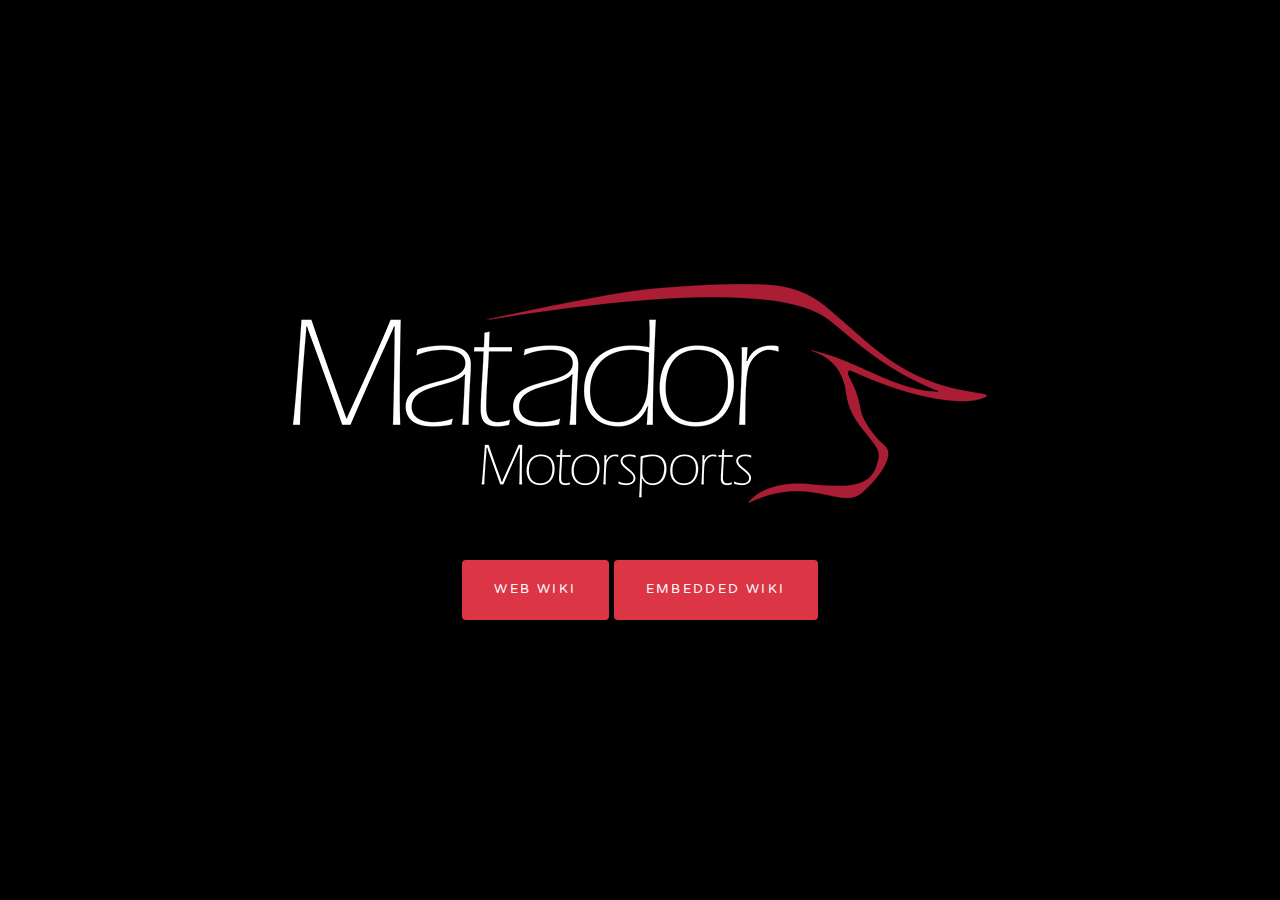
<file: index.html>
<!DOCTYPE html>
<html lang="en">
  <head>
    <meta charset="utf-8">
    <meta name="viewport" content="width=device-width, initial-scale=1, shrink-to-fit=no">
    <meta name="CSUN FSAE" content="">
    <title>CSUN FSAE WIKI</title>
    <link rel="stylesheet" href="https://maxcdn.bootstrapcdn.com/bootstrap/4.0.0/css/bootstrap.min.css" integrity="sha384-Gn5384xqQ1aoWXA+058RXPxPg6fy4IWvTNh0E263XmFcJlSAwiGgFAW/dAiS6JXm" crossorigin="anonymous">
    <link href="https://stackpath.bootstrapcdn.com/font-awesome/4.7.0/css/font-awesome.min.css" rel="stylesheet" integrity="sha384-wvfXpqpZZVQGK6TAh5PVlGOfQNHSoD2xbE+QkPxCAFlNEevoEH3Sl0sibVcOQVnN" crossorigin="anonymous">
    <link href="https://fonts.googleapis.com/css?family=Varela+Round" rel="stylesheet">
    <link href="https://fonts.googleapis.com/css?family=Nunito:200,200i,300,300i,400,400i,600,600i,700,700i,800,800i,900,900i" rel="stylesheet">
    <link href="css/grayscale.css" rel="stylesheet">
  </head>
  <body id="page-top">
    <header class="masthead">
      <div class="container d-flex h-100 align-items-center">
        <div class="mx-auto text-center">
          <img src="img/logo.png"/>
          <h2 class="text-white-50 mx-auto mt-2 mb-5"></h2>
          <a href="https://github.com/csunfsae/formulaIO/wiki" class="btn btn-danger js-scroll-trigger">Web Wiki</a>
          <a href="./embedded.html" class="btn btn-danger js-scroll-trigger">Embedded Wiki</a>
        </div>
      </div>
    </header>
  </body>
</html>
</file>
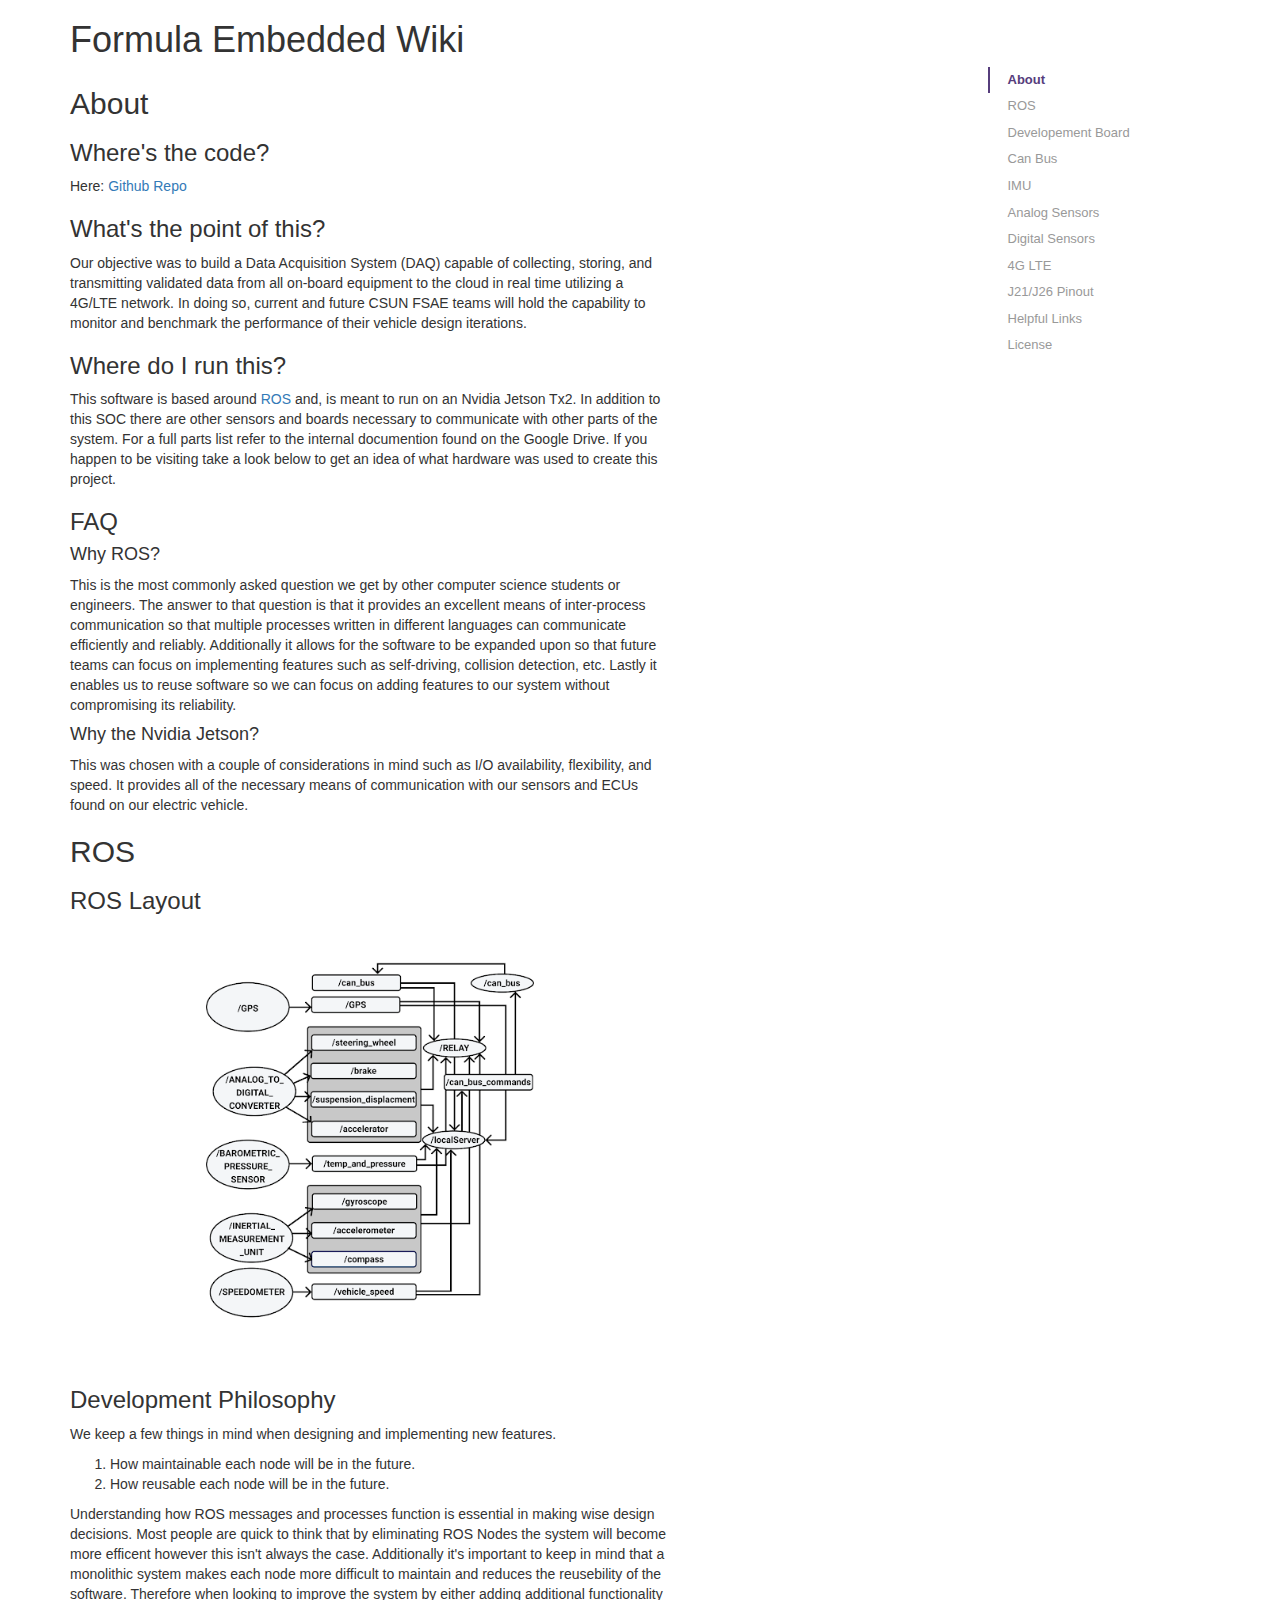
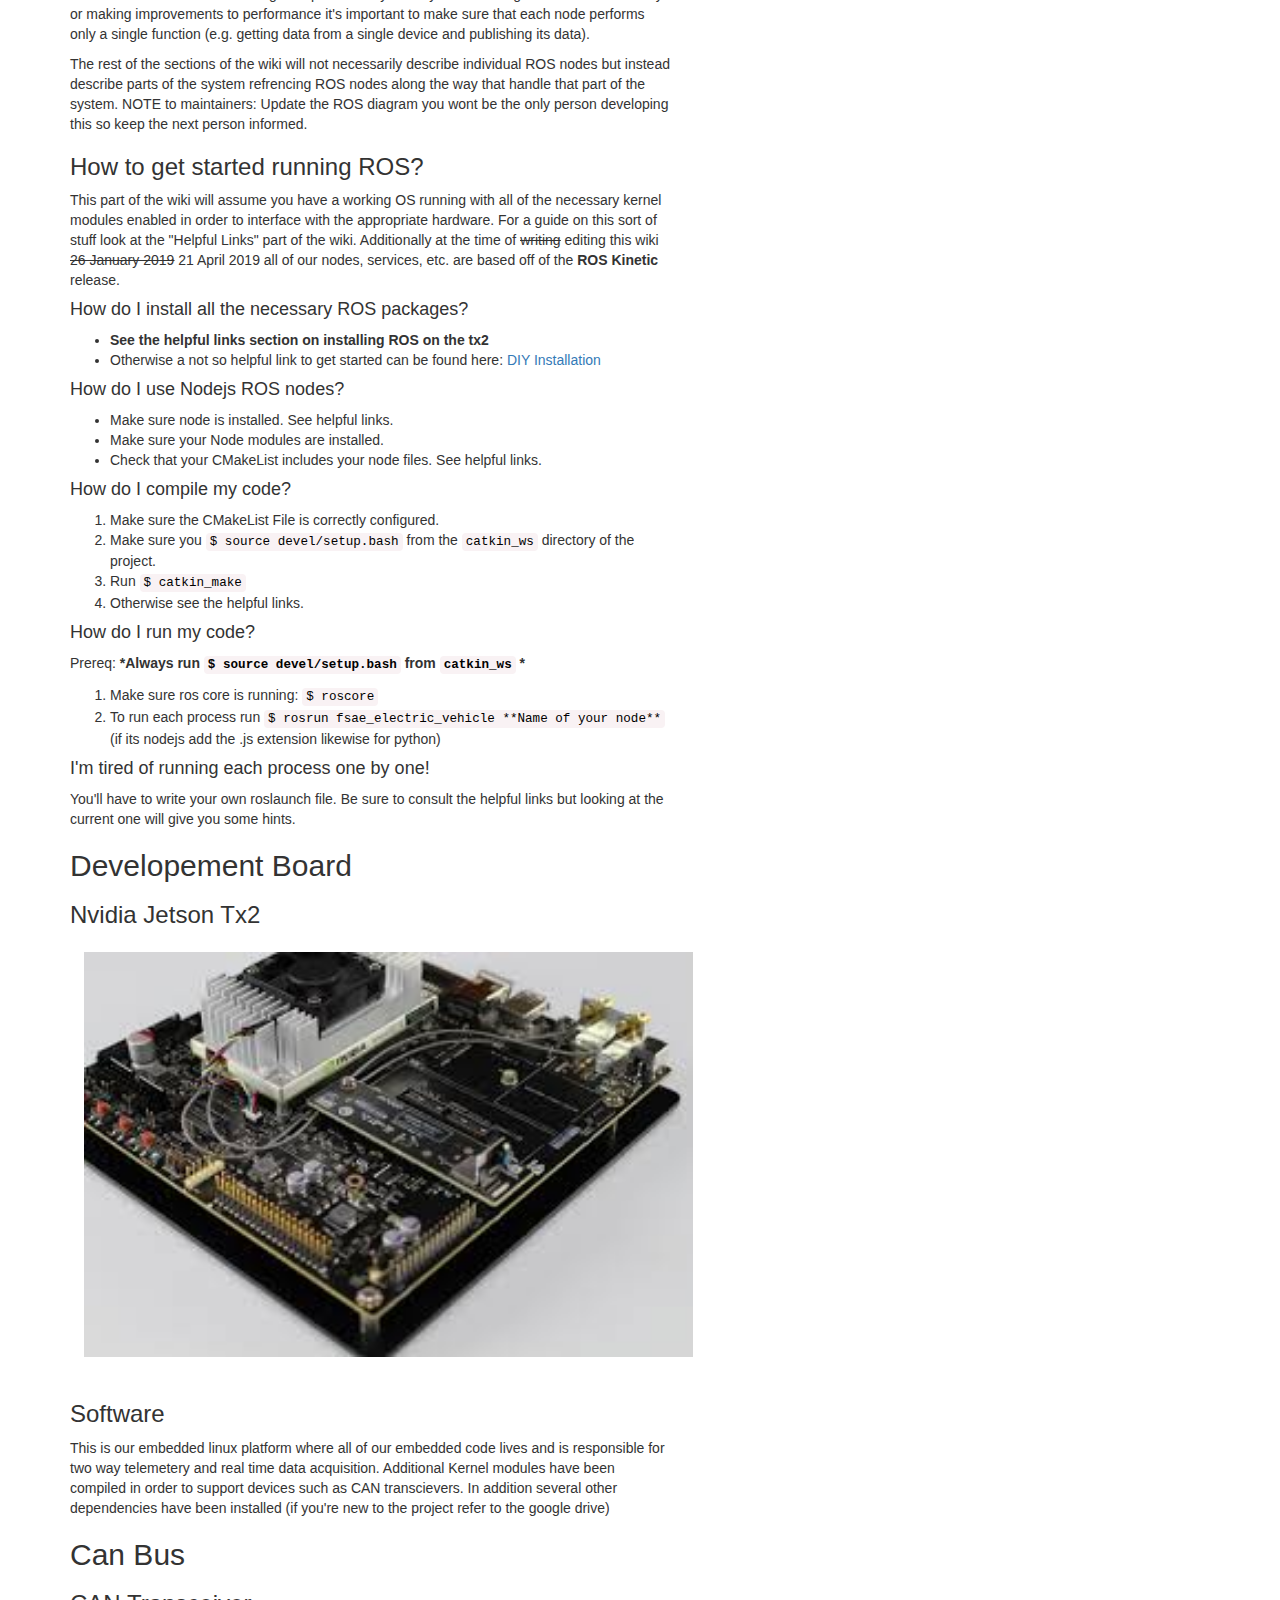
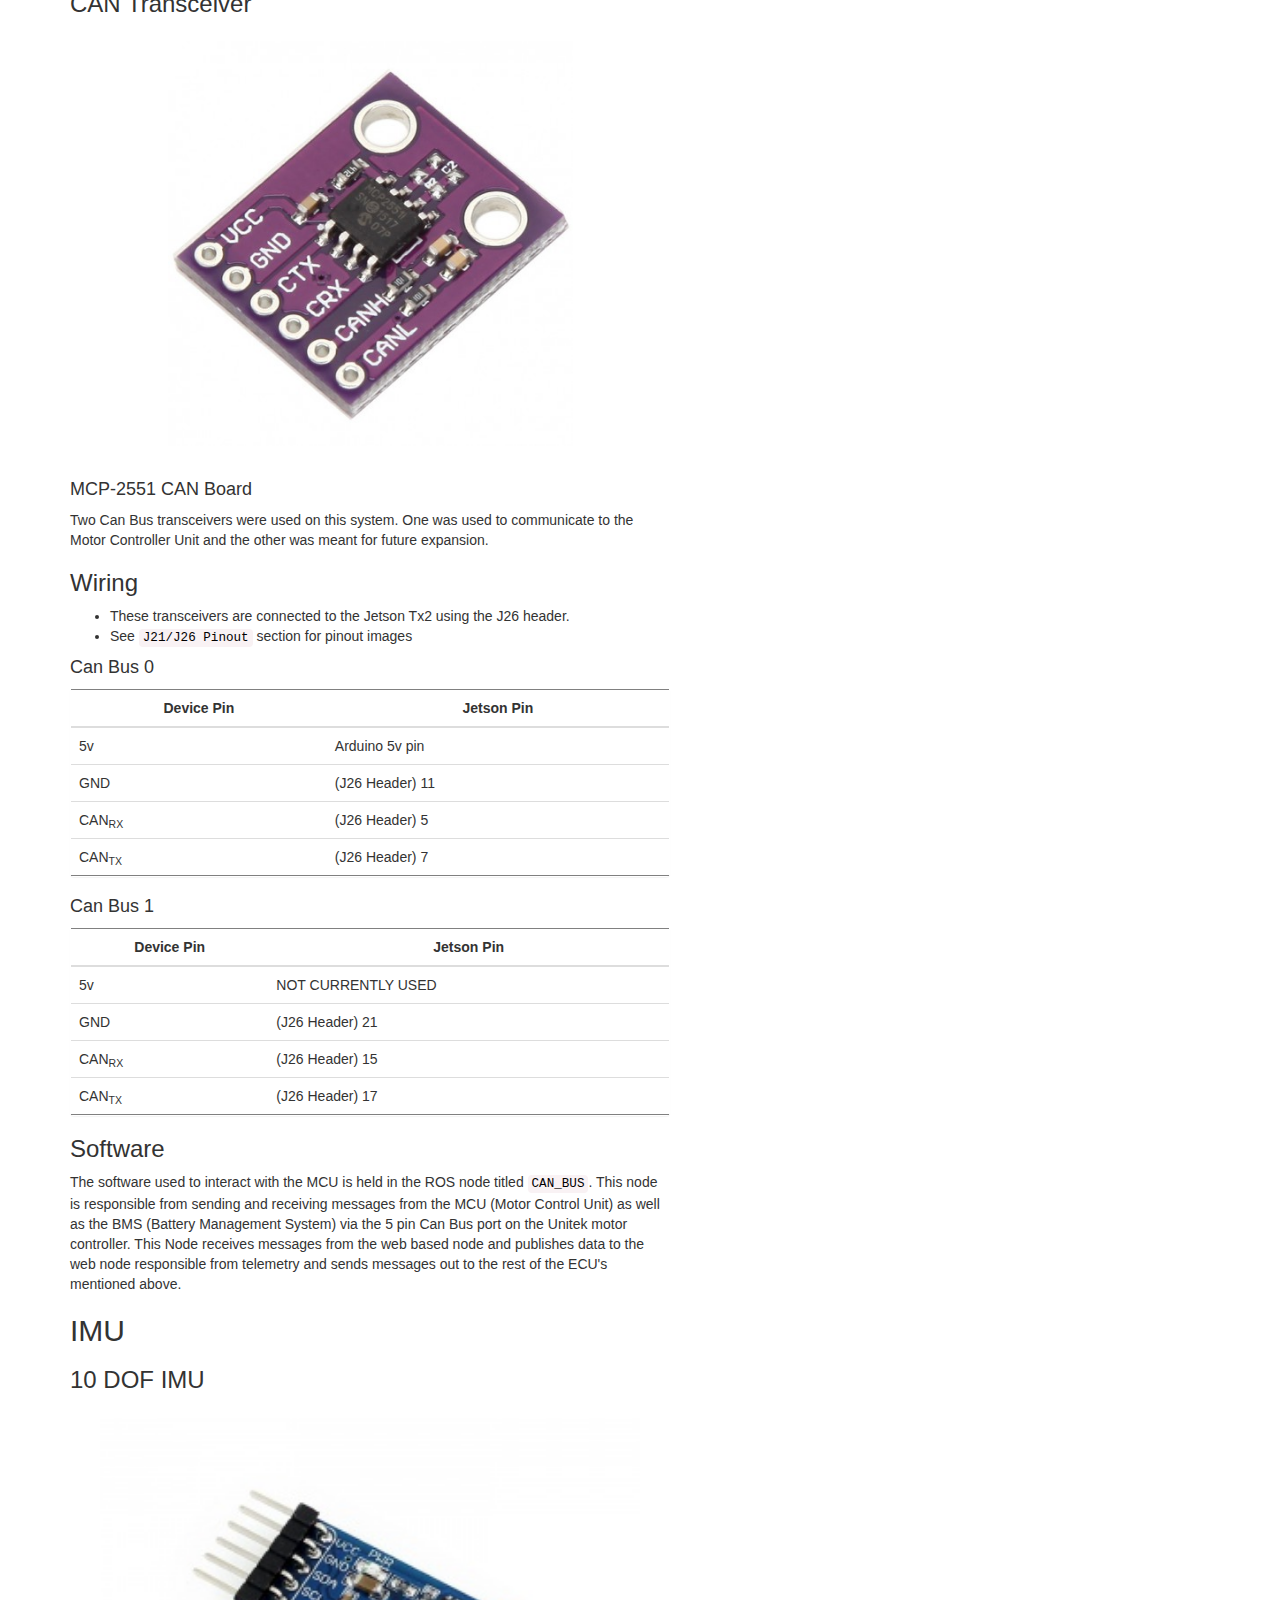
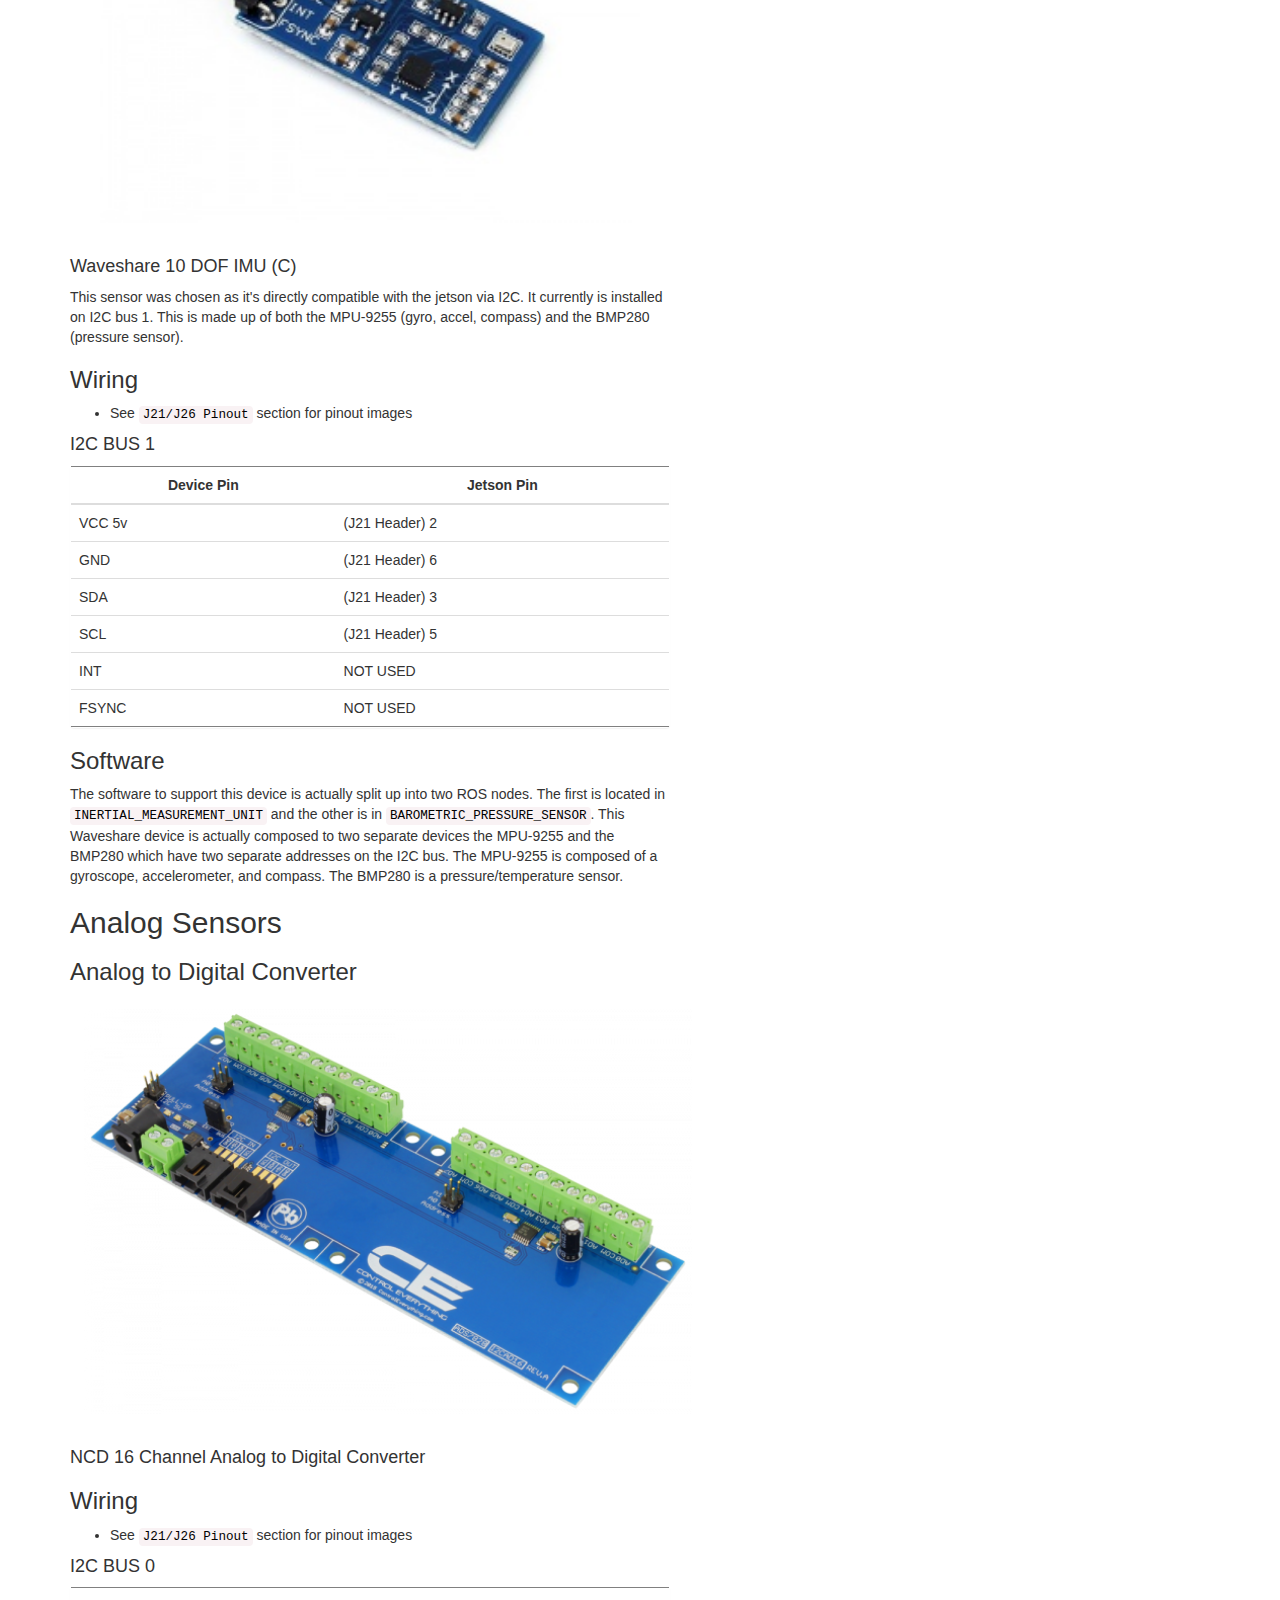
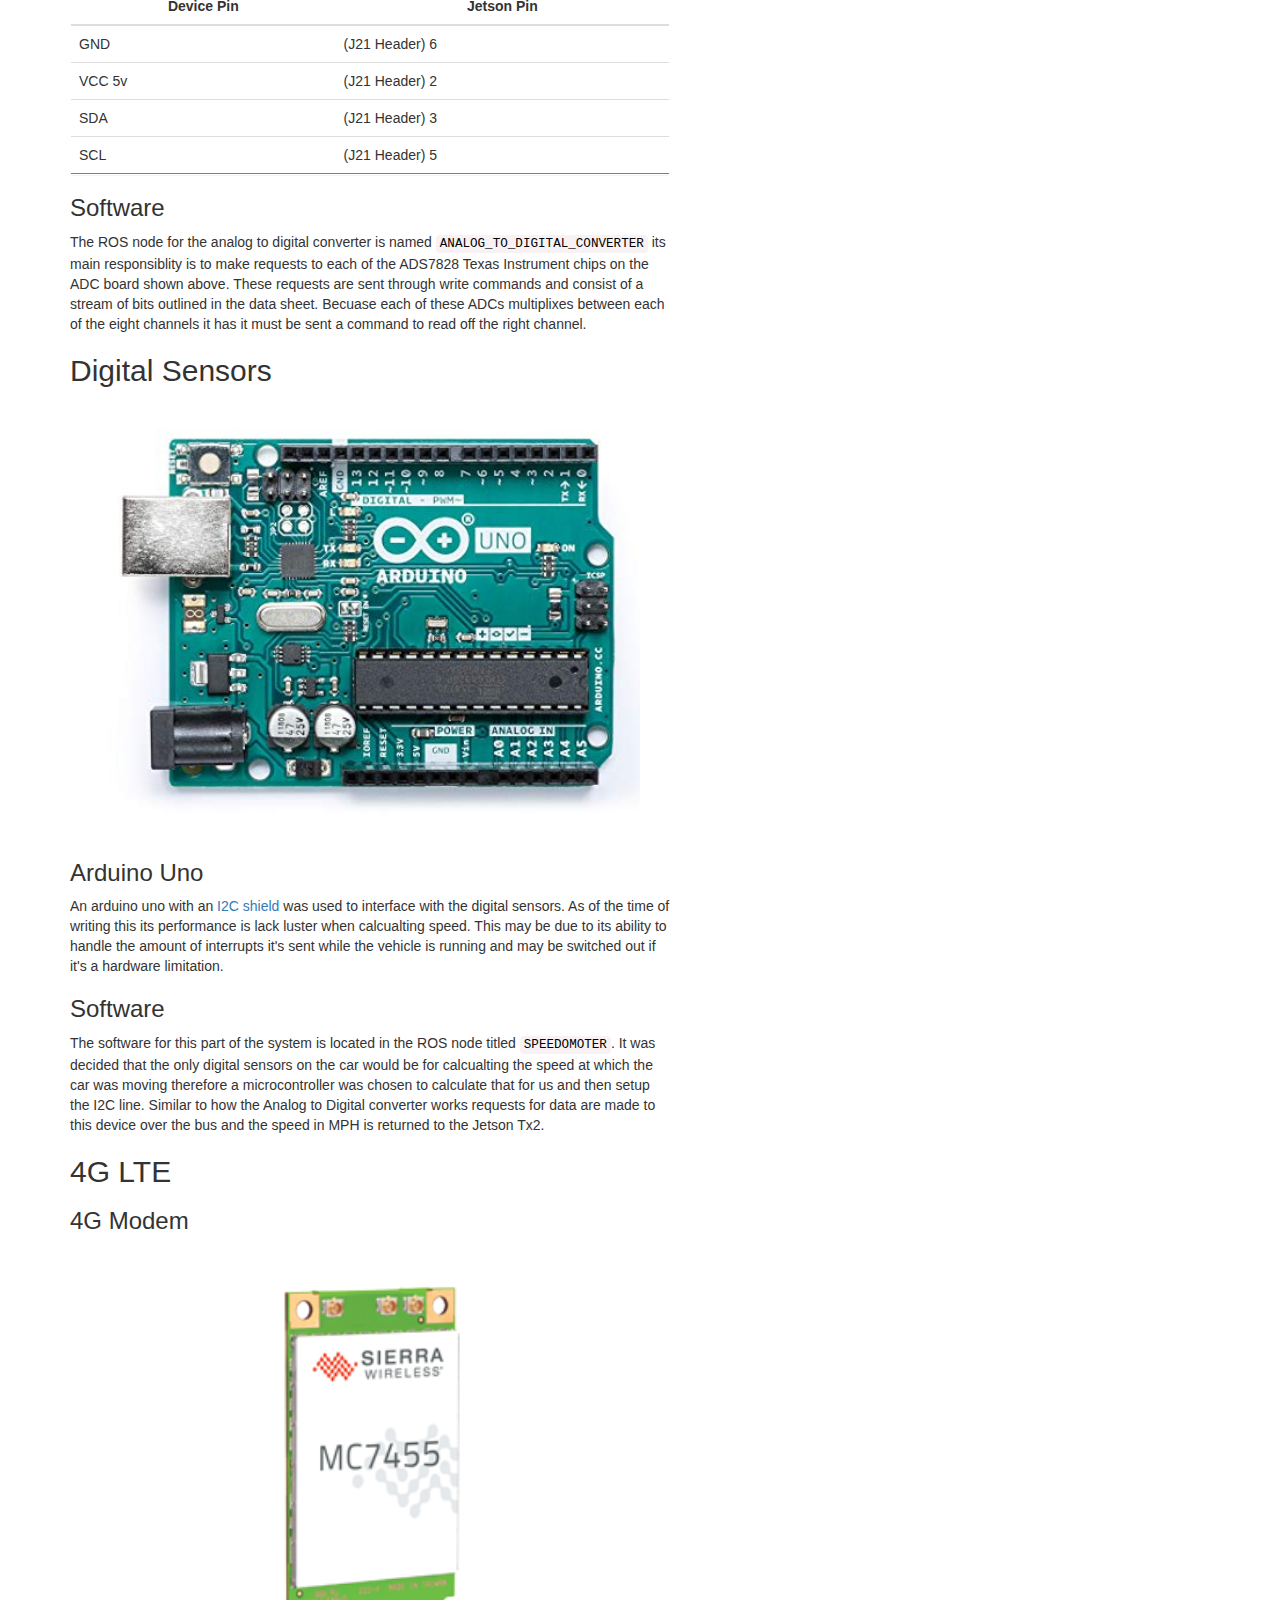
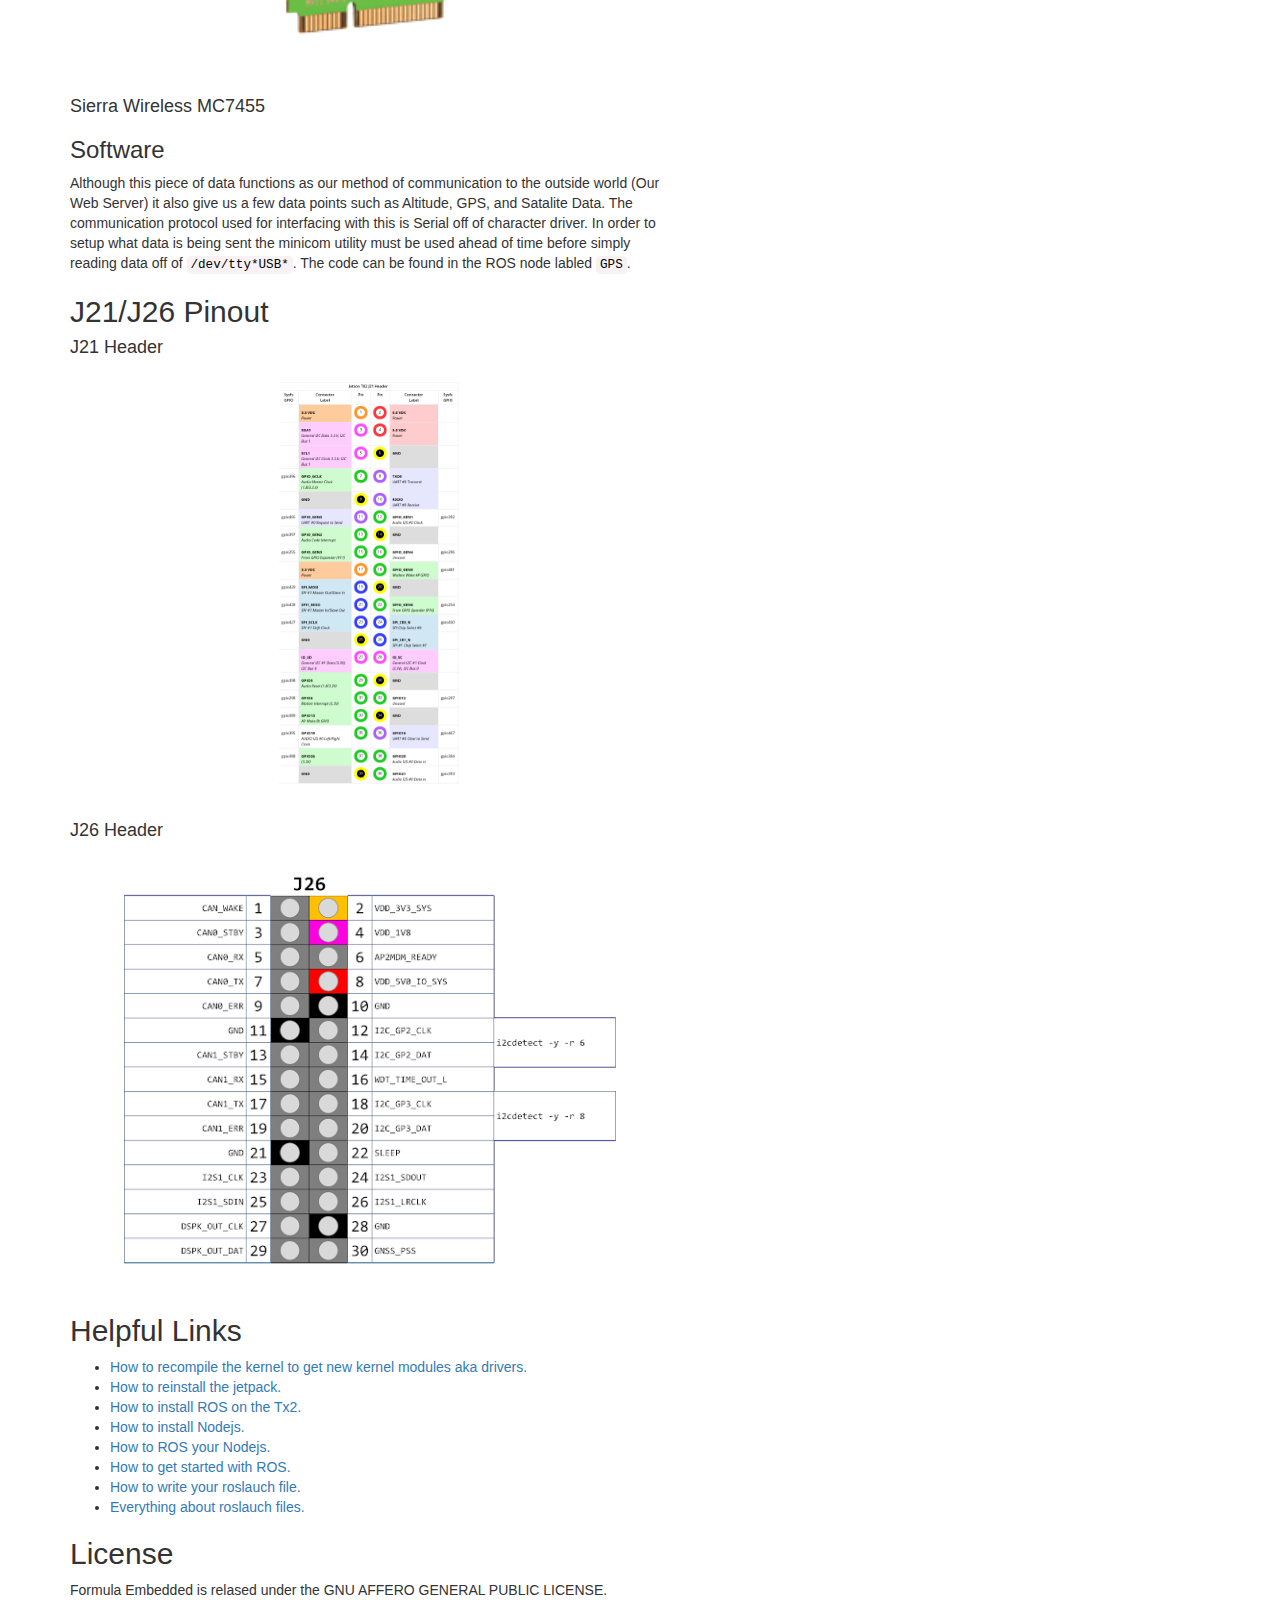
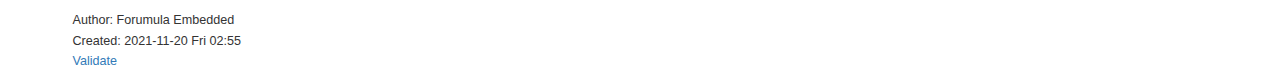
<file: embedded.html>
<?xml version="1.0" encoding="utf-8"?>
<!DOCTYPE html PUBLIC "-//W3C//DTD XHTML 1.0 Strict//EN"
"http://www.w3.org/TR/xhtml1/DTD/xhtml1-strict.dtd">
<html xmlns="http://www.w3.org/1999/xhtml" lang="en" xml:lang="en">
<head>
<!-- 2019-05-03 Fri 02:55 -->
<meta http-equiv="Content-Type" content="text/html;charset=utf-8" />
<meta name="viewport" content="width=device-width, initial-scale=1" />
<title>Formula Embedded Wiki</title>
<meta name="generator" content="Org mode" />
<meta name="author" content="Forumula Embedded" />
<style type="text/css">
 <!--/*--><![CDATA[/*><!--*/
  .title  { text-align: center;
             margin-bottom: .2em; }
  .subtitle { text-align: center;
              font-size: medium;
              font-weight: bold;
              margin-top:0; }
  .todo   { font-family: monospace; color: red; }
  .done   { font-family: monospace; color: green; }
  .priority { font-family: monospace; color: orange; }
  .tag    { background-color: #eee; font-family: monospace;
            padding: 2px; font-size: 80%; font-weight: normal; }
  .timestamp { color: #bebebe; }
  .timestamp-kwd { color: #5f9ea0; }
  .org-right  { margin-left: auto; margin-right: 0px;  text-align: right; }
  .org-left   { margin-left: 0px;  margin-right: auto; text-align: left; }
  .org-center { margin-left: auto; margin-right: auto; text-align: center; }
  .underline { text-decoration: underline; }
  #postamble p, #preamble p { font-size: 90%; margin: .2em; }
  p.verse { margin-left: 3%; }
  pre {
    border: 1px solid #ccc;
    box-shadow: 3px 3px 3px #eee;
    padding: 8pt;
    font-family: monospace;
    overflow: auto;
    margin: 1.2em;
  }
  pre.src {
    position: relative;
    overflow: visible;
    padding-top: 1.2em;
  }
  pre.src:before {
    display: none;
    position: absolute;
    background-color: white;
    top: -10px;
    right: 10px;
    padding: 3px;
    border: 1px solid black;
  }
  pre.src:hover:before { display: inline;}
  /* Languages per Org manual */
  pre.src-asymptote:before { content: 'Asymptote'; }
  pre.src-awk:before { content: 'Awk'; }
  pre.src-C:before { content: 'C'; }
  /* pre.src-C++ doesn't work in CSS */
  pre.src-clojure:before { content: 'Clojure'; }
  pre.src-css:before { content: 'CSS'; }
  pre.src-D:before { content: 'D'; }
  pre.src-ditaa:before { content: 'ditaa'; }
  pre.src-dot:before { content: 'Graphviz'; }
  pre.src-calc:before { content: 'Emacs Calc'; }
  pre.src-emacs-lisp:before { content: 'Emacs Lisp'; }
  pre.src-fortran:before { content: 'Fortran'; }
  pre.src-gnuplot:before { content: 'gnuplot'; }
  pre.src-haskell:before { content: 'Haskell'; }
  pre.src-hledger:before { content: 'hledger'; }
  pre.src-java:before { content: 'Java'; }
  pre.src-js:before { content: 'Javascript'; }
  pre.src-latex:before { content: 'LaTeX'; }
  pre.src-ledger:before { content: 'Ledger'; }
  pre.src-lisp:before { content: 'Lisp'; }
  pre.src-lilypond:before { content: 'Lilypond'; }
  pre.src-lua:before { content: 'Lua'; }
  pre.src-matlab:before { content: 'MATLAB'; }
  pre.src-mscgen:before { content: 'Mscgen'; }
  pre.src-ocaml:before { content: 'Objective Caml'; }
  pre.src-octave:before { content: 'Octave'; }
  pre.src-org:before { content: 'Org mode'; }
  pre.src-oz:before { content: 'OZ'; }
  pre.src-plantuml:before { content: 'Plantuml'; }
  pre.src-processing:before { content: 'Processing.js'; }
  pre.src-python:before { content: 'Python'; }
  pre.src-R:before { content: 'R'; }
  pre.src-ruby:before { content: 'Ruby'; }
  pre.src-sass:before { content: 'Sass'; }
  pre.src-scheme:before { content: 'Scheme'; }
  pre.src-screen:before { content: 'Gnu Screen'; }
  pre.src-sed:before { content: 'Sed'; }
  pre.src-sh:before { content: 'shell'; }
  pre.src-sql:before { content: 'SQL'; }
  pre.src-sqlite:before { content: 'SQLite'; }
  /* additional languages in org.el's org-babel-load-languages alist */
  pre.src-forth:before { content: 'Forth'; }
  pre.src-io:before { content: 'IO'; }
  pre.src-J:before { content: 'J'; }
  pre.src-makefile:before { content: 'Makefile'; }
  pre.src-maxima:before { content: 'Maxima'; }
  pre.src-perl:before { content: 'Perl'; }
  pre.src-picolisp:before { content: 'Pico Lisp'; }
  pre.src-scala:before { content: 'Scala'; }
  pre.src-shell:before { content: 'Shell Script'; }
  pre.src-ebnf2ps:before { content: 'ebfn2ps'; }
  /* additional language identifiers per "defun org-babel-execute"
       in ob-*.el */
  pre.src-cpp:before  { content: 'C++'; }
  pre.src-abc:before  { content: 'ABC'; }
  pre.src-coq:before  { content: 'Coq'; }
  pre.src-groovy:before  { content: 'Groovy'; }
  /* additional language identifiers from org-babel-shell-names in
     ob-shell.el: ob-shell is the only babel language using a lambda to put
     the execution function name together. */
  pre.src-bash:before  { content: 'bash'; }
  pre.src-csh:before  { content: 'csh'; }
  pre.src-ash:before  { content: 'ash'; }
  pre.src-dash:before  { content: 'dash'; }
  pre.src-ksh:before  { content: 'ksh'; }
  pre.src-mksh:before  { content: 'mksh'; }
  pre.src-posh:before  { content: 'posh'; }
  /* Additional Emacs modes also supported by the LaTeX listings package */
  pre.src-ada:before { content: 'Ada'; }
  pre.src-asm:before { content: 'Assembler'; }
  pre.src-caml:before { content: 'Caml'; }
  pre.src-delphi:before { content: 'Delphi'; }
  pre.src-html:before { content: 'HTML'; }
  pre.src-idl:before { content: 'IDL'; }
  pre.src-mercury:before { content: 'Mercury'; }
  pre.src-metapost:before { content: 'MetaPost'; }
  pre.src-modula-2:before { content: 'Modula-2'; }
  pre.src-pascal:before { content: 'Pascal'; }
  pre.src-ps:before { content: 'PostScript'; }
  pre.src-prolog:before { content: 'Prolog'; }
  pre.src-simula:before { content: 'Simula'; }
  pre.src-tcl:before { content: 'tcl'; }
  pre.src-tex:before { content: 'TeX'; }
  pre.src-plain-tex:before { content: 'Plain TeX'; }
  pre.src-verilog:before { content: 'Verilog'; }
  pre.src-vhdl:before { content: 'VHDL'; }
  pre.src-xml:before { content: 'XML'; }
  pre.src-nxml:before { content: 'XML'; }
  /* add a generic configuration mode; LaTeX export needs an additional
     (add-to-list 'org-latex-listings-langs '(conf " ")) in .emacs */
  pre.src-conf:before { content: 'Configuration File'; }

  table { border-collapse:collapse; }
  caption.t-above { caption-side: top; }
  caption.t-bottom { caption-side: bottom; }
  td, th { vertical-align:top;  }
  th.org-right  { text-align: center;  }
  th.org-left   { text-align: center;   }
  th.org-center { text-align: center; }
  td.org-right  { text-align: right;  }
  td.org-left   { text-align: left;   }
  td.org-center { text-align: center; }
  dt { font-weight: bold; }
  .footpara { display: inline; }
  .footdef  { margin-bottom: 1em; }
  .figure { padding: 1em; }
  .figure p { text-align: center; }
  .equation-container {
    display: table;
    text-align: center;
    width: 100%;
  }
  .equation {
    vertical-align: middle;
  }
  .equation-label {
    display: table-cell;
    text-align: right;
    vertical-align: middle;
  }
  .inlinetask {
    padding: 10px;
    border: 2px solid gray;
    margin: 10px;
    background: #ffffcc;
  }
  #org-div-home-and-up
   { text-align: right; font-size: 70%; white-space: nowrap; }
  textarea { overflow-x: auto; }
  .linenr { font-size: smaller }
  .code-highlighted { background-color: #ffff00; }
  .org-info-js_info-navigation { border-style: none; }
  #org-info-js_console-label
    { font-size: 10px; font-weight: bold; white-space: nowrap; }
  .org-info-js_search-highlight
    { background-color: #ffff00; color: #000000; font-weight: bold; }
  .org-svg { width: 90%; }
  /*]]>*/-->
</style>
<meta name="viewport" content="width=device-width, initial-scale=1"/>
<link type="text/css" rel="stylesheet" href="css/bootstrap.min.css" />
<link rel="stylesheet" type="text/css" href="css/style.css" />
<script type="text/javascript" src="js/jquery-2.1.3.min.js"></script>
<script type="text/javascript" src="js/jquery-ui.min.js"></script>
<script type="text/javascript" src="js/jquery.tocify.min.js"></script>
<script type="text/javascript" src="js/bootstrap.min.js"></script>
<script type="text/javascript" src="js/org-bootstrap.js"></script>
<script type="text/javascript">
/*
@licstart  The following is the entire license notice for the
JavaScript code in this tag.

Copyright (C) 2012-2019 Free Software Foundation, Inc.

The JavaScript code in this tag is free software: you can
redistribute it and/or modify it under the terms of the GNU
General Public License (GNU GPL) as published by the Free Software
Foundation, either version 3 of the License, or (at your option)
any later version.  The code is distributed WITHOUT ANY WARRANTY;
without even the implied warranty of MERCHANTABILITY or FITNESS
FOR A PARTICULAR PURPOSE.  See the GNU GPL for more details.

As additional permission under GNU GPL version 3 section 7, you
may distribute non-source (e.g., minimized or compacted) forms of
that code without the copy of the GNU GPL normally required by
section 4, provided you include this license notice and a URL
through which recipients can access the Corresponding Source.


@licend  The above is the entire license notice
for the JavaScript code in this tag.
*/
<!--/*--><![CDATA[/*><!--*/
 function CodeHighlightOn(elem, id)
 {
   var target = document.getElementById(id);
   if(null != target) {
     elem.cacheClassElem = elem.className;
     elem.cacheClassTarget = target.className;
     target.className = "code-highlighted";
     elem.className   = "code-highlighted";
   }
 }
 function CodeHighlightOff(elem, id)
 {
   var target = document.getElementById(id);
   if(elem.cacheClassElem)
     elem.className = elem.cacheClassElem;
   if(elem.cacheClassTarget)
     target.className = elem.cacheClassTarget;
 }
/*]]>*///-->
</script>
</head>
<body>
<div id="content">
<h1 class="title">Formula Embedded Wiki</h1>
<div id="table-of-contents">
<h2>Table of Contents</h2>
<div id="text-table-of-contents">
<ul>
<li><a href="#org9a6c80d">About</a>
<ul>
<li><a href="#org26121f4">Where's the code?</a></li>
<li><a href="#org627dac8">What's the point of this?</a></li>
<li><a href="#orgeabf94e">Where do I run this?</a></li>
<li><a href="#org8e20c50">FAQ</a></li>
</ul>
</li>
<li><a href="#orgfd5ffed">ROS</a>
<ul>
<li><a href="#orga49d308">ROS Layout</a></li>
<li><a href="#org4e6c3c9">Development Philosophy</a></li>
<li><a href="#orgd6a327a">How to get started running ROS?</a></li>
</ul>
</li>
<li><a href="#orgb04d768">Developement Board</a>
<ul>
<li><a href="#orgbb8b3fe">Nvidia Jetson Tx2</a></li>
<li><a href="#org26375ab">Software</a></li>
</ul>
</li>
<li><a href="#org8ea7ba9">Can Bus</a>
<ul>
<li><a href="#org36b0bc2">CAN Transceiver</a></li>
<li><a href="#org93c14d3">Wiring</a></li>
<li><a href="#org9b63c57">Software</a></li>
</ul>
</li>
<li><a href="#orgeb0239e">IMU</a>
<ul>
<li><a href="#org1fd3177">10 DOF IMU</a></li>
<li><a href="#org4718d0d">Wiring</a></li>
<li><a href="#org1e1ce53">Software</a></li>
</ul>
</li>
<li><a href="#org46fcc58">Analog Sensors</a>
<ul>
<li><a href="#orgfa232c9">Analog to Digital Converter</a></li>
<li><a href="#orgefda267">Wiring</a></li>
<li><a href="#org3274dc1">Software</a></li>
</ul>
</li>
<li><a href="#org6ff7b15">Digital Sensors</a>
<ul>
<li><a href="#org23019e5">Arduino Uno</a></li>
<li><a href="#orga36ba77">Software</a></li>
</ul>
</li>
<li><a href="#orga944d1f">4G LTE</a>
<ul>
<li><a href="#org16d7f24">4G Modem</a></li>
<li><a href="#org8064b4e">Software</a></li>
</ul>
</li>
<li><a href="#org24ac0cb">J21/J26 Pinout</a></li>
<li><a href="#org9c068f2">Helpful Links</a></li>
<li><a href="#orge2bb5c3">License</a></li>
</ul>
</div>
</div>

<div id="outline-container-org9a6c80d" class="outline-2">
<h2 id="org9a6c80d">About</h2>
<div class="outline-text-2" id="text-org9a6c80d">
</div>
<div id="outline-container-org26121f4" class="outline-3">
<h3 id="org26121f4">Where's the code?</h3>
<div class="outline-text-3" id="text-org26121f4">
<p>
Here: <a href="https://github.com/csunfsae/jetsonTx2">Github Repo</a> 
</p>
</div>
</div>
<div id="outline-container-org627dac8" class="outline-3">
<h3 id="org627dac8">What's the point of this?</h3>
<div class="outline-text-3" id="text-org627dac8">
<p>
Our objective was to build a Data Acquisition System (DAQ) capable of collecting,
storing, and transmitting validated data from all on-board equipment to the cloud 
in real time utilizing a 4G/LTE network. In doing so, current and future CSUN FSAE teams 
will hold the capability to monitor and benchmark the performance of their vehicle 
design iterations.
</p>
</div>
</div>
<div id="outline-container-orgeabf94e" class="outline-3">
<h3 id="orgeabf94e">Where do I run this?</h3>
<div class="outline-text-3" id="text-orgeabf94e">
<p>
This software is based around <a href="http://www.ros.org">ROS</a> and, is meant to run on an Nvidia
Jetson Tx2. In addition to this SOC there are other sensors and boards 
necessary to communicate with other parts of the system. For a full
parts list refer to the internal documention found on the Google Drive.
If you happen to be visiting take a look below to get an idea of what 
hardware was used to create this project.
</p>
</div>
</div>
<div id="outline-container-org8e20c50" class="outline-3">
<h3 id="org8e20c50">FAQ</h3>
<div class="outline-text-3" id="text-org8e20c50">
</div>
<div id="outline-container-org0c59a80" class="outline-4">
<h4 id="org0c59a80">Why ROS?</h4>
<div class="outline-text-4" id="text-org0c59a80">
<p>
This is the most commonly asked question we get by other computer science 
students or engineers. The answer to that question is that it provides an excellent 
means of inter-process communication so that multiple processes written in different 
languages can communicate efficiently and reliably. Additionally it allows for the 
software to be expanded upon so that future teams can focus on implementing features
such as self-driving, collision detection, etc. Lastly it enables us to reuse software
so we can focus on adding features to our system without compromising its reliability. 
</p>
</div>
</div>
<div id="outline-container-org160dfea" class="outline-4">
<h4 id="org160dfea">Why the Nvidia Jetson?</h4>
<div class="outline-text-4" id="text-org160dfea">
<p>
This was chosen with a couple of considerations in mind such as I/O availability, 
flexibility, and speed. It provides all of the necessary means of communication 
with our sensors and ECUs found on our electric vehicle.
</p>
</div>
</div>
</div>
</div>
<div id="outline-container-orgfd5ffed" class="outline-2">
<h2 id="orgfd5ffed">ROS</h2>
<div class="outline-text-2" id="text-orgfd5ffed">
</div>
<div id="outline-container-orga49d308" class="outline-3">
<h3 id="orga49d308">ROS Layout</h3>
<div class="outline-text-3" id="text-orga49d308">

<div class="figure">
<p><img src="ROS/ros_2019-04-29_17-36-04.png" alt="ros_2019-04-29_17-36-04.png" />
</p>
</div>
</div>
</div>

<div id="outline-container-org4e6c3c9" class="outline-3">
<h3 id="org4e6c3c9">Development Philosophy</h3>
<div class="outline-text-3" id="text-org4e6c3c9">
<p>
We keep a few things in mind when designing and implementing new features.
</p>
<ol class="org-ol">
<li>How maintainable each node will be in the future.</li>
<li>How reusable each node will be in the future.</li>
</ol>

<p>
Understanding how ROS messages and processes function is essential in making
wise design decisions. Most people are quick to think that by eliminating ROS Nodes
the system will become more efficent however this isn't always the case. Additionally
it's important to keep in mind that a monolithic system makes each node more 
difficult to maintain and reduces the reusebility of the software.
Therefore when looking to improve the system by either adding additional functionality
or making improvements to performance it's important to make sure that each node performs
only a single function (e.g. getting data from a single device and publishing its data). 
</p>

<p>
The rest of the sections of the wiki will not necessarily describe individual ROS nodes but 
instead describe parts of the system refrencing ROS nodes along the way that handle 
that part of the system. NOTE to maintainers: Update the ROS diagram you wont be the 
only person developing this so keep the next person informed.
</p>
</div>
</div>
<div id="outline-container-orgd6a327a" class="outline-3">
<h3 id="orgd6a327a">How to get started running ROS?</h3>
<div class="outline-text-3" id="text-orgd6a327a">
<p>
This part of the wiki will assume you have a working OS running with all of the necessary
kernel modules enabled in order to interface with the appropriate hardware. For a guide on
this sort of stuff look at the "Helpful Links" part of the wiki. Additionally at the time 
of <del><del>writing</del></del> editing this wiki <del><del>26 January 2019</del></del> 21 April 2019 all of our nodes, services,
etc. are based off of the <b><b>ROS Kinetic</b></b> release. 
</p>
</div>
<div id="outline-container-orgb9a4aca" class="outline-4">
<h4 id="orgb9a4aca">How do I install all the necessary ROS packages?</h4>
<div class="outline-text-4" id="text-orgb9a4aca">
<ul class="org-ul">
<li><b><b>See the helpful links section on installing ROS on the tx2</b></b></li>
<li>Otherwise a not so helpful link to get started can be found here:<a href="http://wiki.ros.org/melodic"> DIY Installation</a></li>
</ul>
</div>
</div>
<div id="outline-container-org7a6525a" class="outline-4">
<h4 id="org7a6525a">How do I use Nodejs ROS nodes?</h4>
<div class="outline-text-4" id="text-org7a6525a">
<ul class="org-ul">
<li>Make sure node is installed. See helpful links.</li>
<li>Make sure your Node modules are installed.</li>
<li>Check that your CMakeList includes your node files. See helpful links.</li>
</ul>
</div>
</div>
<div id="outline-container-org5bdaaf7" class="outline-4">
<h4 id="org5bdaaf7">How do I compile my code?</h4>
<div class="outline-text-4" id="text-org5bdaaf7">
<ol class="org-ol">
<li>Make sure the CMakeList File is correctly configured.</li>
<li>Make sure you <code>$ source devel/setup.bash</code> from the <code>catkin_ws</code> directory of the project.</li>
<li>Run <code>$ catkin_make</code></li>
<li>Otherwise see the helpful links.</li>
</ol>
</div>
</div>
<div id="outline-container-org023f892" class="outline-4">
<h4 id="org023f892">How do I run my code?</h4>
<div class="outline-text-4" id="text-org023f892">
<p>
Prereq: <b>*Always run <code>$ source devel/setup.bash</code> from <code>catkin_ws</code> *</b>
</p>
<ol class="org-ol">
<li>Make sure ros core is running: <code>$ roscore</code></li>
<li>To run each process run <code>$ rosrun fsae_electric_vehicle **Name of your node**</code> (if its nodejs add the .js extension likewise for python)</li>
</ol>
</div>
</div>
<div id="outline-container-org3804358" class="outline-4">
<h4 id="org3804358">I'm tired of running each process one by one!</h4>
<div class="outline-text-4" id="text-org3804358">
<p>
You'll have to write your own roslaunch file. Be sure to consult the helpful links but looking at the current one will give you some hints.
</p>
</div>
</div>
</div>
</div>

<div id="outline-container-orgb04d768" class="outline-2">
<h2 id="orgb04d768">Developement Board</h2>
<div class="outline-text-2" id="text-orgb04d768">
</div>
<div id="outline-container-orgbb8b3fe" class="outline-3">
<h3 id="orgbb8b3fe">Nvidia Jetson Tx2</h3>
<div class="outline-text-3" id="text-orgbb8b3fe">

<div class="figure">
<p><img src="Developement Board/tx2_2019-05-03_02-50-48.jpeg" alt="tx2_2019-05-03_02-50-48.jpeg" />
</p>
</div>
</div>
</div>
<div id="outline-container-org26375ab" class="outline-3">
<h3 id="org26375ab">Software</h3>
<div class="outline-text-3" id="text-org26375ab">
<p>
This is our embedded linux platform where all of our embedded code lives and is responsible
for two way telemetery and real time data acquisition. Additional Kernel modules have 
been compiled in order to support devices such as CAN transcievers. In addition several other 
dependencies have been installed (if you're new to the project refer to the google drive)
</p>
</div>
</div>
</div>
<div id="outline-container-org8ea7ba9" class="outline-2">
<h2 id="org8ea7ba9">Can Bus</h2>
<div class="outline-text-2" id="text-org8ea7ba9">
</div>
<div id="outline-container-org36b0bc2" class="outline-3">
<h3 id="org36b0bc2">CAN Transceiver</h3>
<div class="outline-text-3" id="text-org36b0bc2">

<div class="figure">
<p><img src="Can Bus/proxy.duckduckgo_2019-04-21_22-40-54.jpg" alt="proxy.duckduckgo_2019-04-21_22-40-54.jpg" />
</p>
</div>
</div>
<div id="outline-container-org4a23f19" class="outline-4">
<h4 id="org4a23f19">MCP-2551 CAN Board</h4>
<div class="outline-text-4" id="text-org4a23f19">
<p>
Two Can Bus transceivers were used on this system. One was used
to communicate to the Motor Controller Unit and the other was meant
for future expansion. 
</p>
</div>
</div>
</div>
<div id="outline-container-org93c14d3" class="outline-3">
<h3 id="org93c14d3">Wiring</h3>
<div class="outline-text-3" id="text-org93c14d3">
<ul class="org-ul">
<li>These transceivers are connected to the Jetson Tx2 using the J26 header.</li>
<li>See <code>J21/J26 Pinout</code> section for pinout images</li>
</ul>
</div>
<div id="outline-container-org79ecbff" class="outline-4">
<h4 id="org79ecbff">Can Bus 0</h4>
<div class="outline-text-4" id="text-org79ecbff">
<table border="2" cellspacing="0" cellpadding="6" rules="groups" frame="hsides">


<colgroup>
<col  class="org-left" />

<col  class="org-left" />
</colgroup>
<thead>
<tr>
<th scope="col" class="org-left">Device Pin</th>
<th scope="col" class="org-left">Jetson Pin</th>
</tr>
</thead>
<tbody>
<tr>
<td class="org-left">5v</td>
<td class="org-left">Arduino 5v pin</td>
</tr>

<tr>
<td class="org-left">GND</td>
<td class="org-left">(J26 Header) 11</td>
</tr>

<tr>
<td class="org-left">CAN<sub>RX</sub></td>
<td class="org-left">(J26 Header)  5</td>
</tr>

<tr>
<td class="org-left">CAN<sub>TX</sub></td>
<td class="org-left">(J26 Header)  7</td>
</tr>
</tbody>
</table>
</div>
</div>
<div id="outline-container-org3cf5c0a" class="outline-4">
<h4 id="org3cf5c0a">Can Bus 1</h4>
<div class="outline-text-4" id="text-org3cf5c0a">
<table border="2" cellspacing="0" cellpadding="6" rules="groups" frame="hsides">


<colgroup>
<col  class="org-left" />

<col  class="org-left" />
</colgroup>
<thead>
<tr>
<th scope="col" class="org-left">Device Pin</th>
<th scope="col" class="org-left">Jetson Pin</th>
</tr>
</thead>
<tbody>
<tr>
<td class="org-left">5v</td>
<td class="org-left">NOT CURRENTLY USED</td>
</tr>

<tr>
<td class="org-left">GND</td>
<td class="org-left">(J26 Header) 21</td>
</tr>

<tr>
<td class="org-left">CAN<sub>RX</sub></td>
<td class="org-left">(J26 Header) 15</td>
</tr>

<tr>
<td class="org-left">CAN<sub>TX</sub></td>
<td class="org-left">(J26 Header) 17</td>
</tr>
</tbody>
</table>
</div>
</div>
</div>
<div id="outline-container-org9b63c57" class="outline-3">
<h3 id="org9b63c57">Software</h3>
<div class="outline-text-3" id="text-org9b63c57">
<p>
The software used to interact with the MCU is held in the ROS node titled <code>CAN_BUS</code>.
This node is responsible from sending and receiving messages from the MCU (Motor Control Unit)
as well as the BMS (Battery Management System) via the 5 pin Can Bus port on the Unitek motor 
controller. This Node receives messages from the web based node and publishes data to 
the web node responsible from telemetry and sends messages out to the rest of the ECU's mentioned above.
</p>
</div>
</div>
</div>
<div id="outline-container-orgeb0239e" class="outline-2">
<h2 id="orgeb0239e">IMU</h2>
<div class="outline-text-2" id="text-orgeb0239e">
</div>
<div id="outline-container-org1fd3177" class="outline-3">
<h3 id="org1fd3177">10 DOF IMU</h3>
<div class="outline-text-3" id="text-org1fd3177">

<div class="figure">
<p><img src="IMU/10-DOF-IMU-Sensor-C-intro_2019-01-25_21-53-03.jpg" alt="10-DOF-IMU-Sensor-C-intro_2019-01-25_21-53-03.jpg" />
</p>
</div>
</div>
<div id="outline-container-org5db9338" class="outline-4">
<h4 id="org5db9338">Waveshare 10 DOF IMU (C)</h4>
<div class="outline-text-4" id="text-org5db9338">
<p>
This sensor was chosen as it's directly compatible with the jetson via I2C. It currently
is installed on I2C bus 1. This is made up of both the MPU-9255 (gyro, accel, compass) and 
the BMP280 (pressure sensor).
</p>
</div>
</div>
</div>
<div id="outline-container-org4718d0d" class="outline-3">
<h3 id="org4718d0d">Wiring</h3>
<div class="outline-text-3" id="text-org4718d0d">
<ul class="org-ul">
<li>See <code>J21/J26 Pinout</code> section for pinout images</li>
</ul>
</div>
<div id="outline-container-org1192dc8" class="outline-4">
<h4 id="org1192dc8">I2C BUS 1</h4>
<div class="outline-text-4" id="text-org1192dc8">
<table border="2" cellspacing="0" cellpadding="6" rules="groups" frame="hsides">


<colgroup>
<col  class="org-left" />

<col  class="org-left" />
</colgroup>
<thead>
<tr>
<th scope="col" class="org-left">Device Pin</th>
<th scope="col" class="org-left">Jetson Pin</th>
</tr>
</thead>
<tbody>
<tr>
<td class="org-left">VCC 5v</td>
<td class="org-left">(J21 Header)  2</td>
</tr>

<tr>
<td class="org-left">GND</td>
<td class="org-left">(J21 Header)  6</td>
</tr>

<tr>
<td class="org-left">SDA</td>
<td class="org-left">(J21 Header)  3</td>
</tr>

<tr>
<td class="org-left">SCL</td>
<td class="org-left">(J21 Header)  5</td>
</tr>

<tr>
<td class="org-left">INT</td>
<td class="org-left">NOT USED</td>
</tr>

<tr>
<td class="org-left">FSYNC</td>
<td class="org-left">NOT USED</td>
</tr>
</tbody>
</table>
</div>
</div>
</div>

<div id="outline-container-org1e1ce53" class="outline-3">
<h3 id="org1e1ce53">Software</h3>
<div class="outline-text-3" id="text-org1e1ce53">
<p>
The software to support this device is actually split up into two ROS nodes. The 
first is located in <code>INERTIAL_MEASUREMENT_UNIT</code> and the other is in <code>BAROMETRIC_PRESSURE_SENSOR</code>. This Waveshare
device is actually composed to two separate devices the MPU-9255 and the BMP280
which have two separate addresses on the I2C bus. The MPU-9255 is composed of a
gyroscope, accelerometer, and compass. The BMP280 is a pressure/temperature sensor.
</p>
</div>
</div>
</div>
<div id="outline-container-org46fcc58" class="outline-2">
<h2 id="org46fcc58">Analog Sensors</h2>
<div class="outline-text-2" id="text-org46fcc58">
</div>
<div id="outline-container-orgfa232c9" class="outline-3">
<h3 id="orgfa232c9">Analog to Digital Converter</h3>
<div class="outline-text-3" id="text-orgfa232c9">

<div class="figure">
<p><img src="Analog Sensors/NCD_A_TO_D_2019-01-25_21-57-52.png" alt="NCD_A_TO_D_2019-01-25_21-57-52.png" />
</p>
</div>
</div>
<div id="outline-container-org7db4495" class="outline-4">
<h4 id="org7db4495">NCD 16 Channel Analog to Digital Converter</h4>
</div>
</div>
<div id="outline-container-orgefda267" class="outline-3">
<h3 id="orgefda267">Wiring</h3>
<div class="outline-text-3" id="text-orgefda267">
<ul class="org-ul">
<li>See <code>J21/J26 Pinout</code> section for pinout images</li>
</ul>
</div>
<div id="outline-container-org20421b0" class="outline-4">
<h4 id="org20421b0">I2C BUS 0</h4>
<div class="outline-text-4" id="text-org20421b0">
<table border="2" cellspacing="0" cellpadding="6" rules="groups" frame="hsides">


<colgroup>
<col  class="org-left" />

<col  class="org-left" />
</colgroup>
<thead>
<tr>
<th scope="col" class="org-left">Device Pin</th>
<th scope="col" class="org-left">Jetson Pin</th>
</tr>
</thead>
<tbody>
<tr>
<td class="org-left">GND</td>
<td class="org-left">(J21 Header)  6</td>
</tr>

<tr>
<td class="org-left">VCC 5v</td>
<td class="org-left">(J21 Header)  2</td>
</tr>

<tr>
<td class="org-left">SDA</td>
<td class="org-left">(J21 Header)  3</td>
</tr>

<tr>
<td class="org-left">SCL</td>
<td class="org-left">(J21 Header)  5</td>
</tr>
</tbody>
</table>
</div>
</div>
</div>
<div id="outline-container-org3274dc1" class="outline-3">
<h3 id="org3274dc1">Software</h3>
<div class="outline-text-3" id="text-org3274dc1">
<p>
The ROS node for the analog to digital converter is named <code>ANALOG_TO_DIGITAL_CONVERTER</code> its main responsiblity is to make requests to each of the 
ADS7828 Texas Instrument chips on the ADC board shown above. These requests are sent through write commands and consist of a stream of bits outlined 
in the data sheet. Becuase each of these ADCs multiplixes between each of the eight channels it has it must be sent a command to read off the right channel.
</p>
</div>
</div>
</div>
<div id="outline-container-org6ff7b15" class="outline-2">
<h2 id="org6ff7b15">Digital Sensors</h2>
<div class="outline-text-2" id="text-org6ff7b15">

<div class="figure">
<p><img src="Digital Sensors/71DZKc+WAvL._SX466__2019-04-21_22-57-01.jpg" alt="71DZKc+WAvL._SX466__2019-04-21_22-57-01.jpg" />
</p>
</div>
</div>
<div id="outline-container-org23019e5" class="outline-3">
<h3 id="org23019e5">Arduino Uno</h3>
<div class="outline-text-3" id="text-org23019e5">
<p>
An arduino uno with an <a href="https://store.ncd.io/product/i2c-shield-for-arduino-uno/">I2C shield</a> was used to interface with the digital sensors. As of the time of writing this its performance is lack luster when calcualting
speed. This may be due to its ability to handle the amount of interrupts it's sent while the vehicle is running and may be switched out if it's a hardware limitation.
</p>
</div>
</div>
<div id="outline-container-orga36ba77" class="outline-3">
<h3 id="orga36ba77">Software</h3>
<div class="outline-text-3" id="text-orga36ba77">
<p>
The software for this part of the system is located in the ROS node titled <code>SPEEDOMOTER</code>. It was decided that the only digital sensors on the car would be for calcualting 
the speed at which the car was moving therefore a microcontroller was chosen to calculate that for us and then setup the I2C line. Similar to how the Analog to Digital 
converter works requests for data are made to this device over the bus and the speed in MPH is returned to the Jetson Tx2. 
</p>
</div>
</div>
</div>
<div id="outline-container-orga944d1f" class="outline-2">
<h2 id="orga944d1f">4G LTE</h2>
<div class="outline-text-2" id="text-orga944d1f">
</div>
<div id="outline-container-org16d7f24" class="outline-3">
<h3 id="org16d7f24">4G Modem</h3>
<div class="outline-text-3" id="text-org16d7f24">

<div class="figure">
<p><img src="4G LTE/4G_LTE_2019-01-25_22-00-07.png" alt="4G_LTE_2019-01-25_22-00-07.png" />
</p>
</div>
</div>
<div id="outline-container-orgc2ebc20" class="outline-4">
<h4 id="orgc2ebc20">Sierra Wireless MC7455</h4>
</div>
</div>
<div id="outline-container-org8064b4e" class="outline-3">
<h3 id="org8064b4e">Software</h3>
<div class="outline-text-3" id="text-org8064b4e">
<p>
Although this piece of data functions as our method of communication to the outside world (Our Web Server) it also give us a few data points such as Altitude, GPS, 
and Satalite Data. The communication protocol used for interfacing with this is Serial off of character driver. In order to setup what data is being sent the minicom
utility must be used ahead of time before simply reading data off of <code>/dev/tty*USB*</code>. The code can be found in the ROS node labled <code>GPS</code>.
</p>
</div>
</div>
</div>
<div id="outline-container-org24ac0cb" class="outline-2">
<h2 id="org24ac0cb">J21/J26 Pinout</h2>
<div class="outline-text-2" id="text-org24ac0cb">
</div>
<div id="outline-container-orgec35fc6" class="outline-4">
<h4 id="orgec35fc6">J21 Header</h4>
<div class="outline-text-4" id="text-orgec35fc6">

<div class="figure">
<p><img src="IMU/J21_Pinout_2019-01-26_13-01-22.png" alt="J21_Pinout_2019-01-26_13-01-22.png" />
</p>
</div>
</div>
</div>
<div id="outline-container-org06b286b" class="outline-4">
<h4 id="org06b286b">J26 Header</h4>
<div class="outline-text-4" id="text-org06b286b">

<div class="figure">
<p><img src="Can Bus/J26_Header_2019-01-25_21-45-45.png" alt="J26_Header_2019-01-25_21-45-45.png" />
</p>
</div>
</div>
</div>
</div>
<div id="outline-container-org9c068f2" class="outline-2">
<h2 id="org9c068f2">Helpful Links</h2>
<div class="outline-text-2" id="text-org9c068f2">
<ul class="org-ul">
<li><a href="https://www.jetsonhacks.com/2017/03/25/build-kernel-and-modules-nvidia-jetson-tx2/">How to recompile the kernel to get new kernel modules aka drivers.</a></li>
<li><a href="https://www.jetsonhacks.com/2017/03/21/jetpack-3-0-nvidia-jetson-tx2-development-kit/">How to reinstall the jetpack.</a></li>
<li><a href="https://www.jetsonhacks.com/2017/03/27/robot-operating-system-ros-nvidia-jetson-tx2/">How to install ROS on the Tx2.</a></li>
<li><a href="https://nodejs.org/en/download/package-manager/#debian-and-ubuntu-based-linux-distributions-enterprise-linux-fedora-and-snap-packages">How to install Nodejs.</a></li>
<li><a href="http://wiki.ros.org/rosnodejs">How to ROS your Nodejs.</a></li>
<li><a href="http://wiki.ros.org/ROS/Tutorials">How to get started with ROS.</a></li>
<li><a href="http://wiki.ros.org/roslaunch/XML">How to write your roslauch file.</a></li>
<li><a href="http://wiki.ros.org/roslaunch/XML">Everything about roslauch files.</a></li>
</ul>
</div>
</div>
<div id="outline-container-orge2bb5c3" class="outline-2">
<h2 id="orge2bb5c3">License</h2>
<div class="outline-text-2" id="text-orge2bb5c3">
<p>
Formula Embedded is relased under the GNU AFFERO GENERAL PUBLIC LICENSE.
</p>
</div>
</div>
</div>
<div id="postamble" class="status">
<p class="author">Author: Forumula Embedded</p>
<p class="date">Created: 2021-11-20 Fri 02:55</p>
<p class="validation"><a href="http://validator.w3.org/check?uri=referer">Validate</a></p>
</div>
</body>
</html>
</file>
<file: css/grayscale.css>
body{
    background-color: black !important;
}
#mainNav {
  min-height: 56px;
  background-color: #fff;
}

#mainNav .navbar-toggler {
  font-size: 80%;
  padding: 0.75rem;
  color: #64a19d;
  border: 1px solid #64a19d;
}

#mainNav .navbar-toggler:focus {
  outline: none;
}

#mainNav .navbar-brand {
  color: #161616;
  font-weight: 700;
  padding: .9rem 0;
}

#mainNav .navbar-nav .nav-item:hover {
  color: fade(white, 80%);
  outline: none;
  background-color: transparent;
}

#mainNav .navbar-nav .nav-item:active, #mainNav .navbar-nav .nav-item:focus {
  outline: none;
  background-color: transparent;
}

@media (min-width: 992px) {
  #mainNav {
    padding-top: 0;
    padding-bottom: 0;
    border-bottom: none;
    background-color: transparent;
    -webkit-transition: background-color 0.3s ease-in-out;
    transition: background-color 0.3s ease-in-out;
  }
  #mainNav .navbar-brand {
    padding: .5rem 0;
    color: rgba(255, 255, 255, 0.5);
  }
  #mainNav .nav-link {
    -webkit-transition: none;
    transition: none;
    padding: 2rem 1.5rem;
    color: rgba(255, 255, 255, 0.5);
  }
  #mainNav .nav-link:hover {
    color: rgba(255, 255, 255, 0.75);
  }
  #mainNav .nav-link:active {
    color: white;
  }
  #mainNav.navbar-shrink {
    background-color: #fff;
  }
  #mainNav.navbar-shrink .navbar-brand {
    color: #161616;
  }
  #mainNav.navbar-shrink .nav-link {
    color: #161616;
    padding: 1.5rem 1.5rem 1.25rem;
    border-bottom: 0.25rem solid transparent;
  }
  #mainNav.navbar-shrink .nav-link:hover {
    color: #64a19d;
  }
  #mainNav.navbar-shrink .nav-link:active {
    color: #467370;
  }
  #mainNav.navbar-shrink .nav-link.active {
    color: #64a19d;
    outline: none;
    border-bottom: 0.25rem solid #64a19d;
  }
}

.masthead {
  position: relative;
  width: 100%;
  height: auto;
  min-height: 35rem;
  padding: 15rem 0;
  background-position: center;
  background-repeat: no-repeat;
  background-attachment: scroll;
  background-size: cover;
}

.masthead h1 {
  font-family: 'open sans';
  font-size: 2.5rem;
  line-height: 2.5rem;
  letter-spacing: 0.8rem;
  background: -webkit-linear-gradient(rgba(255, 255, 255, 0.9), rgba(255, 255, 255, 0));
  -webkit-text-fill-color: transparent;
  -webkit-background-clip: text;
}

.masthead h2 {
  max-width: 20rem;
  font-size: 1rem;
}

@media (min-width: 768px) {
  .masthead h1 {
    font-size: 4rem;
    line-height: 4rem;
  }
}

@media (min-width: 992px) {
  .masthead {
    height: 100vh;
    padding: 0;
  }
  .masthead h1 {
    font-size: 6.5rem;
    line-height: 6.5rem;
    letter-spacing: 0.8rem;
  }
  .masthead h2 {
    max-width: 30rem;
    font-size: 1.25rem;
  }
}

.btn {
  -webkit-box-shadow: 0 0.1875rem 0.1875rem 0 rgba(0, 0, 0, 0.1) !important;
  box-shadow: 0 0.1875rem 0.1875rem 0 rgba(0, 0, 0, 0.1) !important;
  padding: 1.25rem 2rem;
  font-family: 'Varela Round';
  font-size: 80%;
  text-transform: uppercase;
  letter-spacing: .15rem;
  border: 0;
}

.btn-primary {
  background-color: #64a19d;
}

.btn-primary:hover {
  background-color: #4f837f;
}

.btn-primary:focus {
  background-color: #4f837f;
  color: white;
}

.btn-primary:active {
  background-color: #467370 !important;
}

.about-section {
  padding-top: 10rem;
  background: -webkit-gradient(linear, left top, left bottom, from(#161616), color-stop(75%, rgba(22, 22, 22, 0.9)), to(rgba(22, 22, 22, 0.8)));
  background: linear-gradient(to bottom, #161616 0%, rgba(22, 22, 22, 0.9) 75%, rgba(22, 22, 22, 0.8) 100%);
}

.about-section p {
  margin-bottom: 5rem;
}

.projects-section {
  padding: 10rem 0;
}

.projects-section .featured-text {
  padding: 2rem;
}

@media (min-width: 992px) {
  .projects-section .featured-text {
    padding: 0 0 0 2rem;
    border-left: 0.5rem solid #64a19d;
  }
}

.projects-section .project-text {
  padding: 3rem;
  font-size: 90%;
}

@media (min-width: 992px) {
  .projects-section .project-text {
    padding: 5rem;
  }
  .projects-section .project-text hr {
    border-color: #64a19d;
    border-width: .25rem;
    width: 30%;
  }
}

.signup-section {
  padding: 10rem 0;
  background-position: center;
  background-repeat: no-repeat;
  background-attachment: scroll;
  background-size: cover;
}

.signup-section .form-inline input {
  -webkit-box-shadow: 0 0.1875rem 0.1875rem 0 rgba(0, 0, 0, 0.1) !important;
  box-shadow: 0 0.1875rem 0.1875rem 0 rgba(0, 0, 0, 0.1) !important;
  padding: 1.25rem 2rem;
  height: auto;
  font-family: 'Varela Round';
  font-size: 80%;
  text-transform: uppercase;
  letter-spacing: 0.15rem;
  border: 0;
}

.contact-section {
  padding: 5rem 0 0;
}

.contact-section .card {
  border: 0;
  border-bottom: 0.25rem solid #64a19d;
}

.contact-section .card h4 {
  font-size: 0.8rem;
  font-family: 'Varela Round';
  text-transform: uppercase;
  letter-spacing: 0.15rem;
}

.contact-section .card hr {
  border-color: #64a19d;
  border-width: 0.25rem;
  width: 3rem;
}

.contact-section .social {
  margin-top: 5rem;
}

.contact-section .social a {
  text-align: center;
  height: 3rem;
  width: 3rem;
  background: rgba(255, 255, 255, 0.1);
  border-radius: 100%;
  line-height: 3rem;
  color: rgba(255, 255, 255, 0.3);
}

.contact-section .social a:hover {
  color: rgba(255, 255, 255, 0.5);
}

.contact-section .social a:active {
  color: #fff;
}

body {
  font-family: 'Nunito';
  letter-spacing: 0.0625em;
}

a {
  color: #64a19d;
}

a:focus, a:hover {
  text-decoration: none;
  color: #3c6360;
}

.bg-black {
  background-color: #161616 !important;
}

.bg-primary {
  background-color: #64a19d !important;
}

.text-primary {
  color: #64a19d !important;
}

footer {
  padding: 5rem 0;
}
</file>
<file: css/style.css>
.outline-2, #footnotes{
    max-width: 600px
}

header {
    height:270px;
}

body {
    position: relative;
}

#table-of-contents {
    /*     text-align: right; */
    /* overflow: scroll; */
}

.title {
    text-align: left;
}

code{
    color:black !important;
}

.panel-heading {
    cursor: pointer;
}

/* Stolen from getbootstrap.com */

@media (min-width:768px){
    .nav-list{
        padding-left:20px
    }

}

.nav-list .nav>li>a{
    display:block;
    padding:4px 20px;
    font-size:13px;
    font-weight:500;
    color:#999
}

.nav-list .nav>li>a:hover,.nav-list .nav>li>a:focus{
    padding-left:19px;
    color:#563d7c;
    text-decoration:none;
    background-color:transparent;
    border-left:1px solid #563d7c
}

.nav-list .nav>.active>a,.nav-list .nav>.active:hover>a,.nav-list .nav>.active:focus>a{
    padding-left:18px;
    font-weight:700;
    color:#563d7c;
    background-color:transparent;
    border-left:2px solid #563d7c
}

.nav-list .nav .nav{
    display:none;
    padding-bottom:10px
}

.nav-list .nav .nav>li>a{
    padding-top:1px;
    padding-bottom:1px;
    padding-left:30px;
    font-size:12px;
    font-weight:400
}

.nav-list .nav .nav>li>a:hover,.nav-list .nav .nav>li>a:focus{
    padding-left:29px
}

.nav-list .nav .nav>.active>a,.nav-list .nav .nav>.active:hover>a,.nav-list .nav .nav>.active:focus>a{
    padding-left:28px;
    font-weight:500
}

img {
    height: 45vh !important;
}

@media (min-width:992px){


    .nav-list.affix{
        position:fixed;
        top:20px
    }

    .nav-list.affix-bottom{
        position:absolute
    }

    .nav-list.affix-bottom .bs-docs-sidenav,.nav-list.affix .bs-docs-sidenav{
        margin-top:0;
        margin-bottom:0
    }

}

@media (min-width:1200px){
    .nav-list.affix-bottom,.nav-list.affix{
        width:263px
    }

}
</file>
